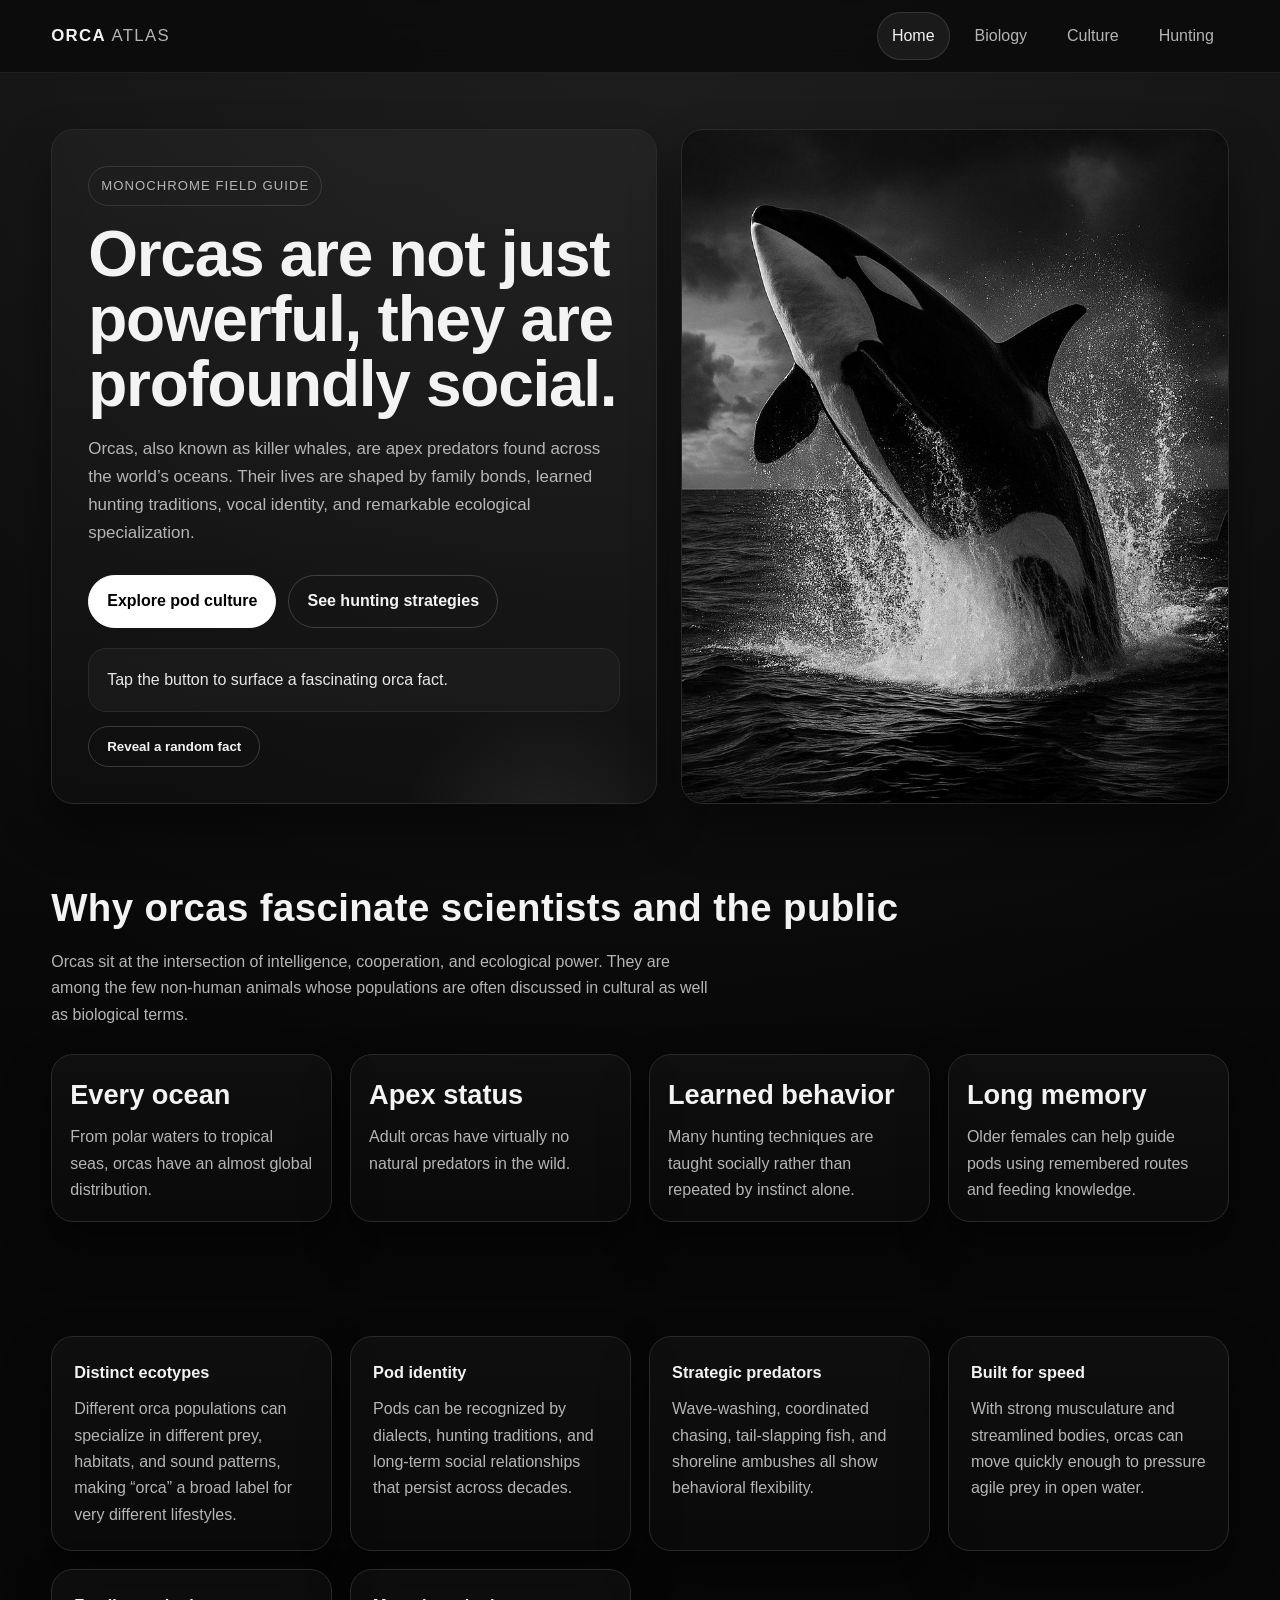
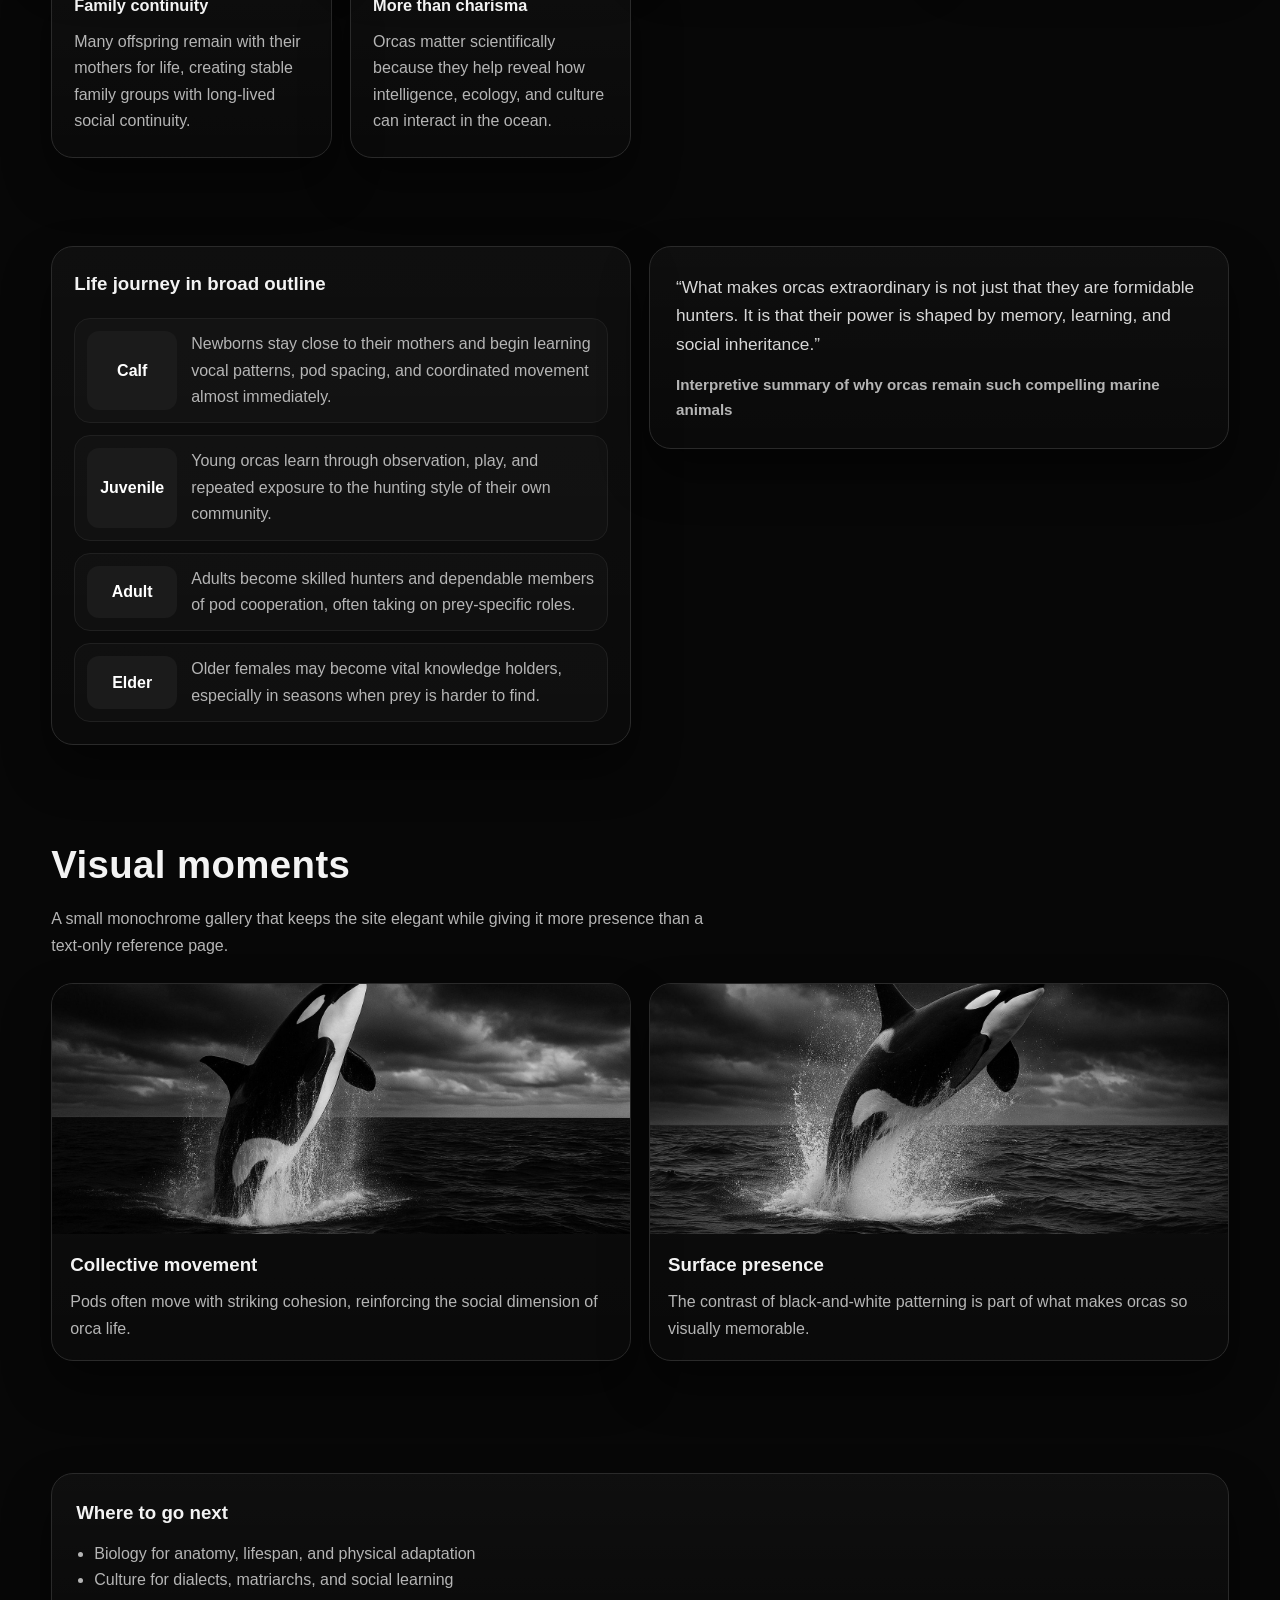
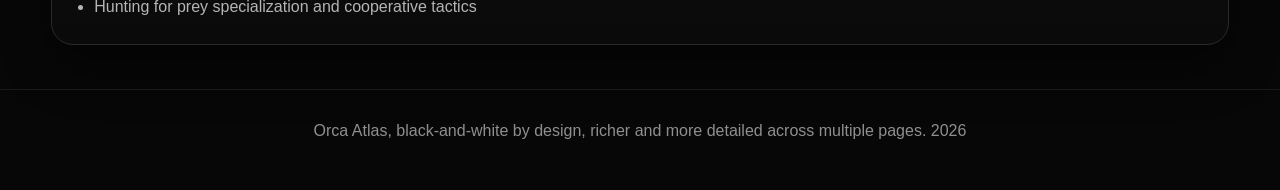
<file: index.html>
<!doctype html>
<html lang="en">
<head>
  <meta charset="UTF-8" />
  <meta name="viewport" content="width=device-width, initial-scale=1.0" />
  <title>Orca Atlas | Home</title>
  <meta name="description" content="A black-and-white multi-page site about orcas, their biology, culture, hunting strategies, and remarkable intelligence." />
  <link rel="stylesheet" href="assets/css/styles.css" />
</head>
<body>
  <header class="site-header">
    <nav class="navbar">
      <a class="brand" href="index.html">Orca <span>Atlas</span></a>
      <div class="nav-links">
        <a class="active" href="index.html">Home</a>
        <a href="biology.html">Biology</a>
        <a href="culture.html">Culture</a>
        <a href="hunting.html">Hunting</a>
      </div>
    </nav>
  </header>

  <main>
    <section class="hero wrap">
      <div class="hero-grid">
        <div class="hero-copy">
          <div class="eyebrow">Monochrome field guide</div>
          <h1>Orcas are not just powerful, they are profoundly social.</h1>
          <p class="lead">
            Orcas, also known as killer whales, are apex predators found across the world’s oceans. Their lives are shaped by
            family bonds, learned hunting traditions, vocal identity, and remarkable ecological specialization.
          </p>
          <div class="hero-actions">
            <a class="btn" href="culture.html">Explore pod culture</a>
            <a class="btn ghost" href="hunting.html">See hunting strategies</a>
          </div>
          <div class="fact-strip" id="random-fact">Tap the button to surface a fascinating orca fact.</div>
          <div class="hero-actions" style="margin-top:14px;">
            <button class="btn ghost" id="fact-button" type="button">Reveal a random fact</button>
          </div>
        </div>
        <div class="hero-media">
          <img src="assets/images/orca-hero.jpg" alt="Black-and-white image of an orca breaching" />
        </div>
      </div>
    </section>

    <section class="section wrap">
      <h2 class="section-title">Why orcas fascinate scientists and the public</h2>
      <p class="section-copy">
        Orcas sit at the intersection of intelligence, cooperation, and ecological power. They are among the few non-human animals
        whose populations are often discussed in cultural as well as biological terms.
      </p>
      <div class="stats-grid">
        <article class="stat"><strong>Every ocean</strong><span>From polar waters to tropical seas, orcas have an almost global distribution.</span></article>
        <article class="stat"><strong>Apex status</strong><span>Adult orcas have virtually no natural predators in the wild.</span></article>
        <article class="stat"><strong>Learned behavior</strong><span>Many hunting techniques are taught socially rather than repeated by instinct alone.</span></article>
        <article class="stat"><strong>Long memory</strong><span>Older females can help guide pods using remembered routes and feeding knowledge.</span></article>
      </div>
    </section>

    <section class="section wrap">
      <div class="card-grid">
        <article class="card">
          <h3>Distinct ecotypes</h3>
          <p>Different orca populations can specialize in different prey, habitats, and sound patterns, making “orca” a broad label for very different lifestyles.</p>
        </article>
        <article class="card">
          <h3>Pod identity</h3>
          <p>Pods can be recognized by dialects, hunting traditions, and long-term social relationships that persist across decades.</p>
        </article>
        <article class="card">
          <h3>Strategic predators</h3>
          <p>Wave-washing, coordinated chasing, tail-slapping fish, and shoreline ambushes all show behavioral flexibility.</p>
        </article>
        <article class="card">
          <h3>Built for speed</h3>
          <p>With strong musculature and streamlined bodies, orcas can move quickly enough to pressure agile prey in open water.</p>
        </article>
        <article class="card">
          <h3>Family continuity</h3>
          <p>Many offspring remain with their mothers for life, creating stable family groups with long-lived social continuity.</p>
        </article>
        <article class="card">
          <h3>More than charisma</h3>
          <p>Orcas matter scientifically because they help reveal how intelligence, ecology, and culture can interact in the ocean.</p>
        </article>
      </div>
    </section>

    <section class="section wrap">
      <div class="feature-grid">
        <div class="timeline">
          <h3>Life journey in broad outline</h3>
          <ul>
            <li><span class="label">Calf</span><span>Newborns stay close to their mothers and begin learning vocal patterns, pod spacing, and coordinated movement almost immediately.</span></li>
            <li><span class="label">Juvenile</span><span>Young orcas learn through observation, play, and repeated exposure to the hunting style of their own community.</span></li>
            <li><span class="label">Adult</span><span>Adults become skilled hunters and dependable members of pod cooperation, often taking on prey-specific roles.</span></li>
            <li><span class="label">Elder</span><span>Older females may become vital knowledge holders, especially in seasons when prey is harder to find.</span></li>
          </ul>
        </div>
        <div class="quote">
          “What makes orcas extraordinary is not just that they are formidable hunters. It is that their power is shaped by memory, learning, and social inheritance.”
          <strong>Interpretive summary of why orcas remain such compelling marine animals</strong>
        </div>
      </div>
    </section>

    <section class="section wrap">
      <h2 class="section-title">Visual moments</h2>
      <p class="section-copy">A small monochrome gallery that keeps the site elegant while giving it more presence than a text-only reference page.</p>
      <div class="image-grid">
        <article class="image-card">
          <img src="assets/images/orca-pod.jpg" alt="A pod of orcas swimming together in black and white" />
          <div class="caption">
            <h3>Collective movement</h3>
            <p>Pods often move with striking cohesion, reinforcing the social dimension of orca life.</p>
          </div>
        </article>
        <article class="image-card">
          <img src="assets/images/orca-portrait.jpg" alt="Close black-and-white portrait of an orca at the surface" />
          <div class="caption">
            <h3>Surface presence</h3>
            <p>The contrast of black-and-white patterning is part of what makes orcas so visually memorable.</p>
          </div>
        </article>
      </div>
    </section>

    <section class="section wrap">
      <div class="callout">
        <h3>Where to go next</h3>
        <ul>
          <li><a href="biology.html">Biology</a> for anatomy, lifespan, and physical adaptation</li>
          <li><a href="culture.html">Culture</a> for dialects, matriarchs, and social learning</li>
          <li><a href="hunting.html">Hunting</a> for prey specialization and cooperative tactics</li>
        </ul>
      </div>
    </section>
  </main>

  <footer class="site-footer">
    <div class="wrap">Orca Atlas, black-and-white by design, richer and more detailed across multiple pages. <span id="year"></span></div>
  </footer>

  <script src="assets/js/main.js"></script>
</body>
</html>
</file>
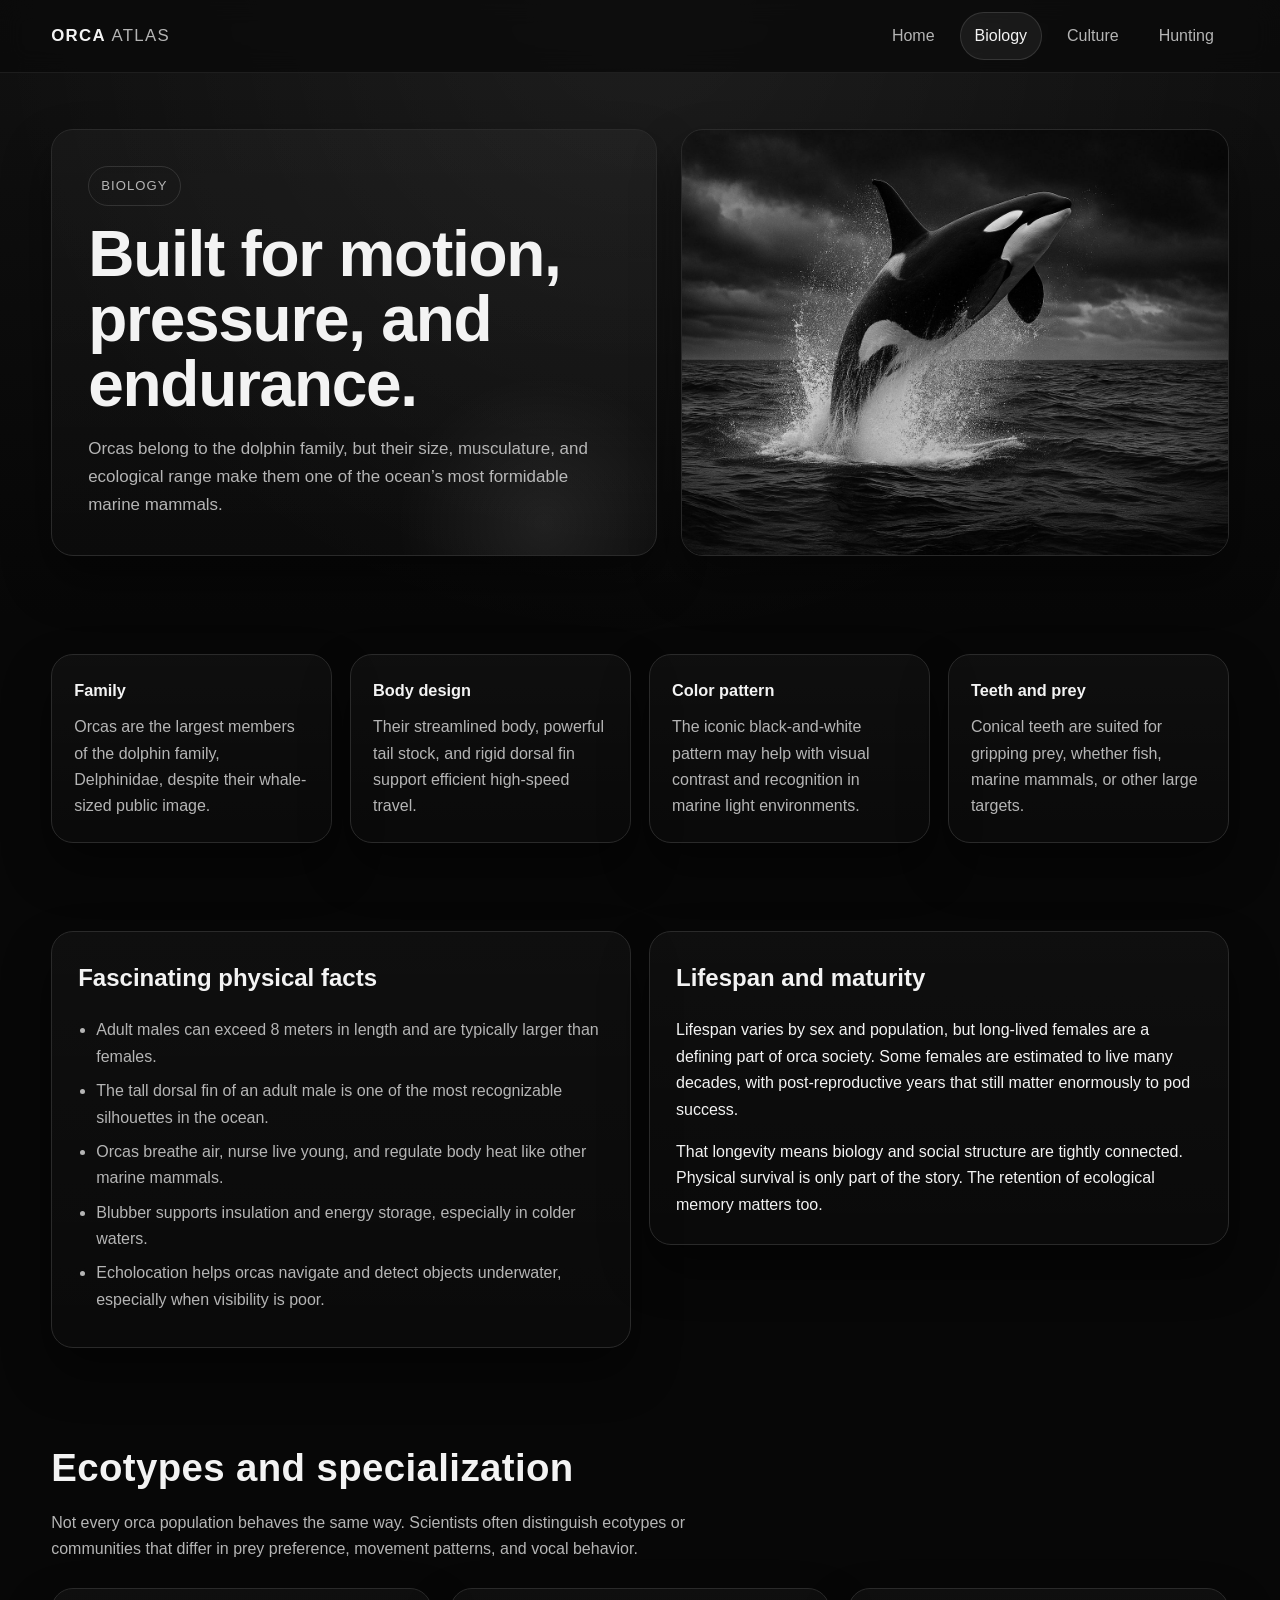
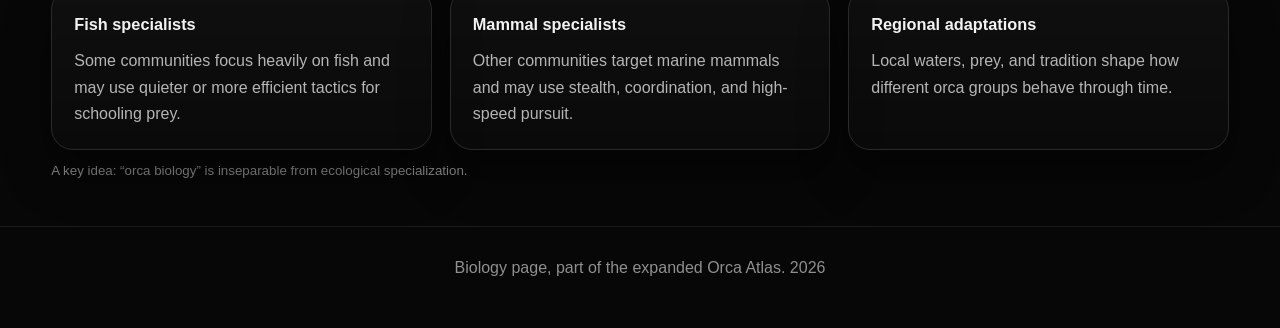
<file: biology.html>
<!doctype html>
<html lang="en">
<head>
  <meta charset="UTF-8" />
  <meta name="viewport" content="width=device-width, initial-scale=1.0" />
  <title>Orca Atlas | Biology</title>
  <meta name="description" content="Physical adaptations, lifespan, ecotypes, and anatomy of orcas." />
  <link rel="stylesheet" href="assets/css/styles.css" />
</head>
<body>
  <header class="site-header">
    <nav class="navbar">
      <a class="brand" href="index.html">Orca <span>Atlas</span></a>
      <div class="nav-links">
        <a href="index.html">Home</a>
        <a class="active" href="biology.html">Biology</a>
        <a href="culture.html">Culture</a>
        <a href="hunting.html">Hunting</a>
      </div>
    </nav>
  </header>

  <main class="wrap">
    <section class="hero">
      <div class="hero-grid">
        <div class="hero-copy">
          <div class="eyebrow">Biology</div>
          <h1>Built for motion, pressure, and endurance.</h1>
          <p class="lead">
            Orcas belong to the dolphin family, but their size, musculature, and ecological range make them one of the ocean’s most formidable marine mammals.
          </p>
        </div>
        <div class="hero-media">
          <img src="assets/images/orca-portrait.jpg" alt="Close black-and-white orca portrait" />
        </div>
      </div>
    </section>

    <section class="section">
      <div class="card-grid">
        <article class="card"><h3>Family</h3><p>Orcas are the largest members of the dolphin family, Delphinidae, despite their whale-sized public image.</p></article>
        <article class="card"><h3>Body design</h3><p>Their streamlined body, powerful tail stock, and rigid dorsal fin support efficient high-speed travel.</p></article>
        <article class="card"><h3>Color pattern</h3><p>The iconic black-and-white pattern may help with visual contrast and recognition in marine light environments.</p></article>
        <article class="card"><h3>Teeth and prey</h3><p>Conical teeth are suited for gripping prey, whether fish, marine mammals, or other large targets.</p></article>
      </div>
    </section>

    <section class="section">
      <div class="feature-grid">
        <div class="panel">
          <h2>Fascinating physical facts</h2>
          <ul>
            <li>Adult males can exceed 8 meters in length and are typically larger than females.</li>
            <li>The tall dorsal fin of an adult male is one of the most recognizable silhouettes in the ocean.</li>
            <li>Orcas breathe air, nurse live young, and regulate body heat like other marine mammals.</li>
            <li>Blubber supports insulation and energy storage, especially in colder waters.</li>
            <li>Echolocation helps orcas navigate and detect objects underwater, especially when visibility is poor.</li>
          </ul>
        </div>
        <div class="panel">
          <h2>Lifespan and maturity</h2>
          <p>
            Lifespan varies by sex and population, but long-lived females are a defining part of orca society. Some females are estimated to live many decades,
            with post-reproductive years that still matter enormously to pod success.
          </p>
          <p>
            That longevity means biology and social structure are tightly connected. Physical survival is only part of the story. The retention of ecological memory matters too.
          </p>
        </div>
      </div>
    </section>

    <section class="section">
      <h2 class="section-title">Ecotypes and specialization</h2>
      <p class="section-copy">
        Not every orca population behaves the same way. Scientists often distinguish ecotypes or communities that differ in prey preference, movement patterns, and vocal behavior.
      </p>
      <div class="card-grid">
        <article class="card"><h3>Fish specialists</h3><p>Some communities focus heavily on fish and may use quieter or more efficient tactics for schooling prey.</p></article>
        <article class="card"><h3>Mammal specialists</h3><p>Other communities target marine mammals and may use stealth, coordination, and high-speed pursuit.</p></article>
        <article class="card"><h3>Regional adaptations</h3><p>Local waters, prey, and tradition shape how different orca groups behave through time.</p></article>
      </div>
      <small class="note">A key idea: “orca biology” is inseparable from ecological specialization.</small>
    </section>
  </main>

  <footer class="site-footer">
    <div class="wrap">Biology page, part of the expanded Orca Atlas. <span id="year"></span></div>
  </footer>

  <script src="assets/js/main.js"></script>
</body>
</html>
</file>
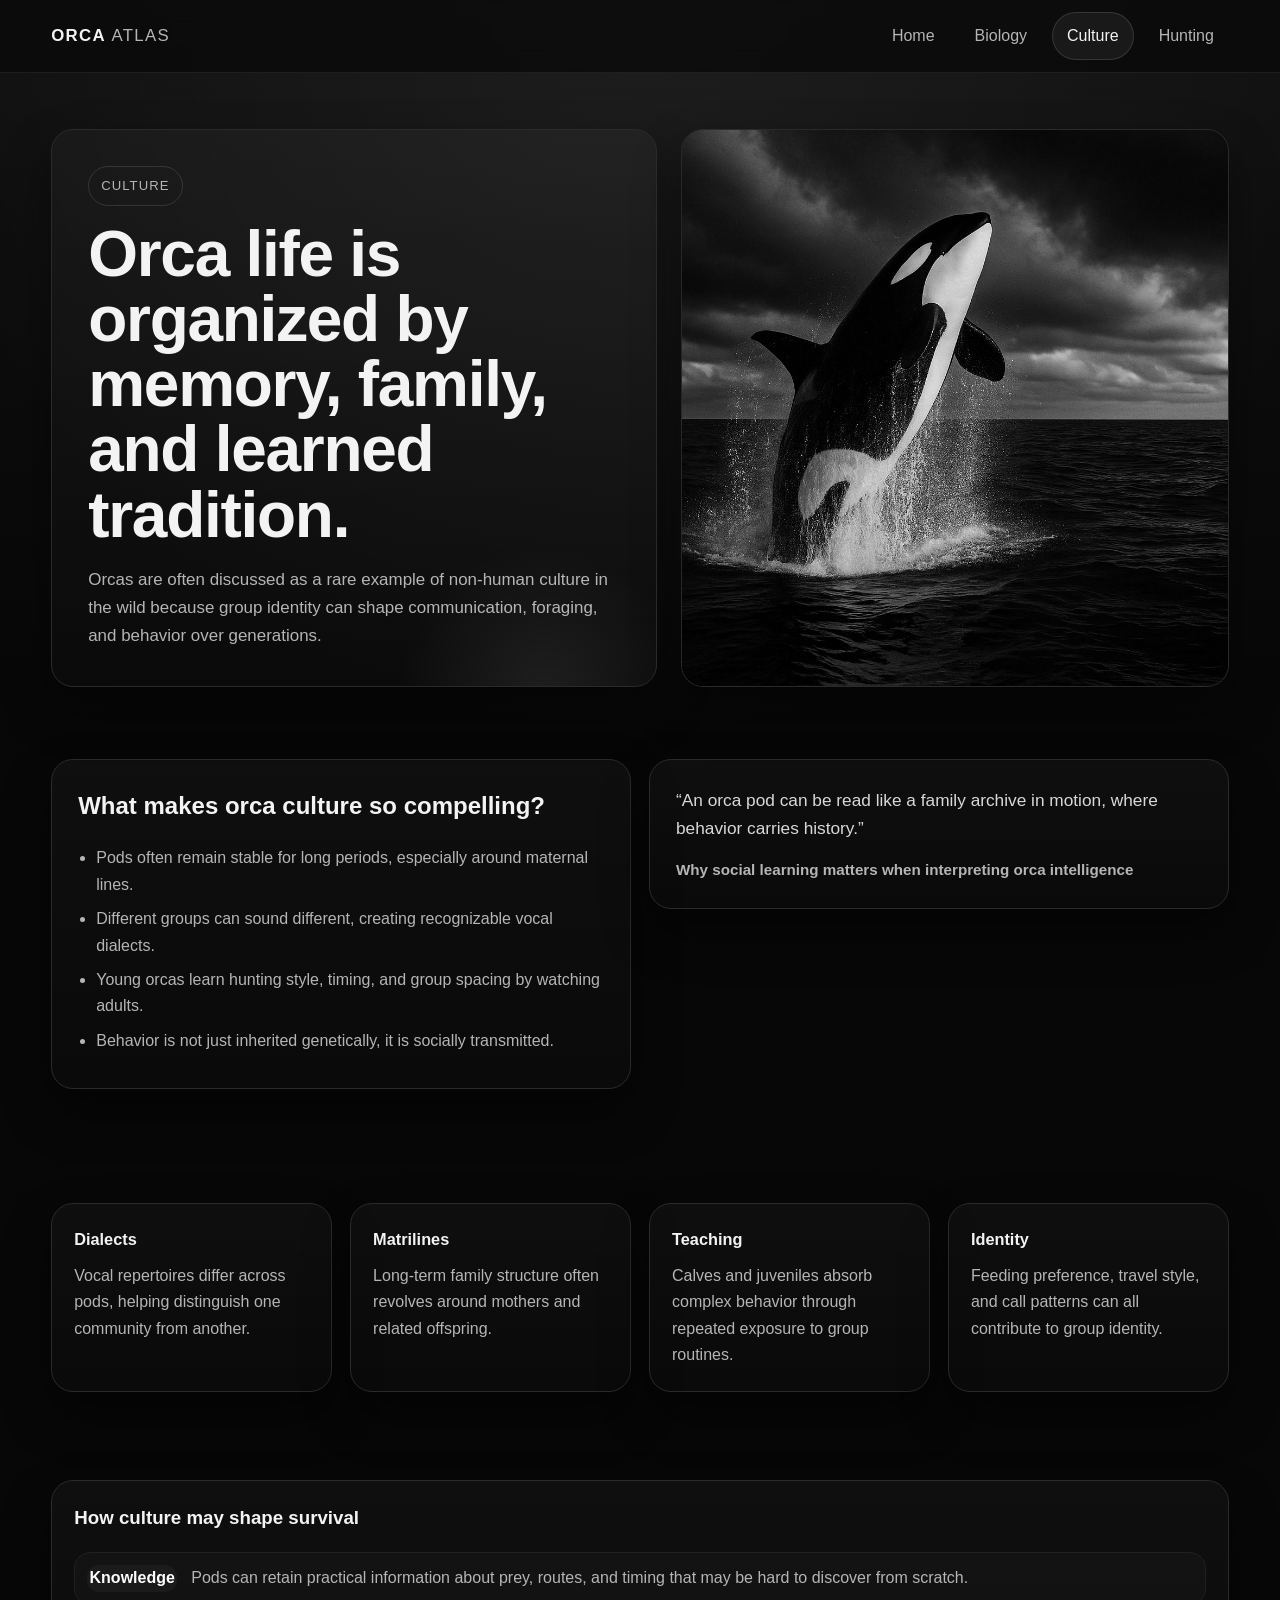
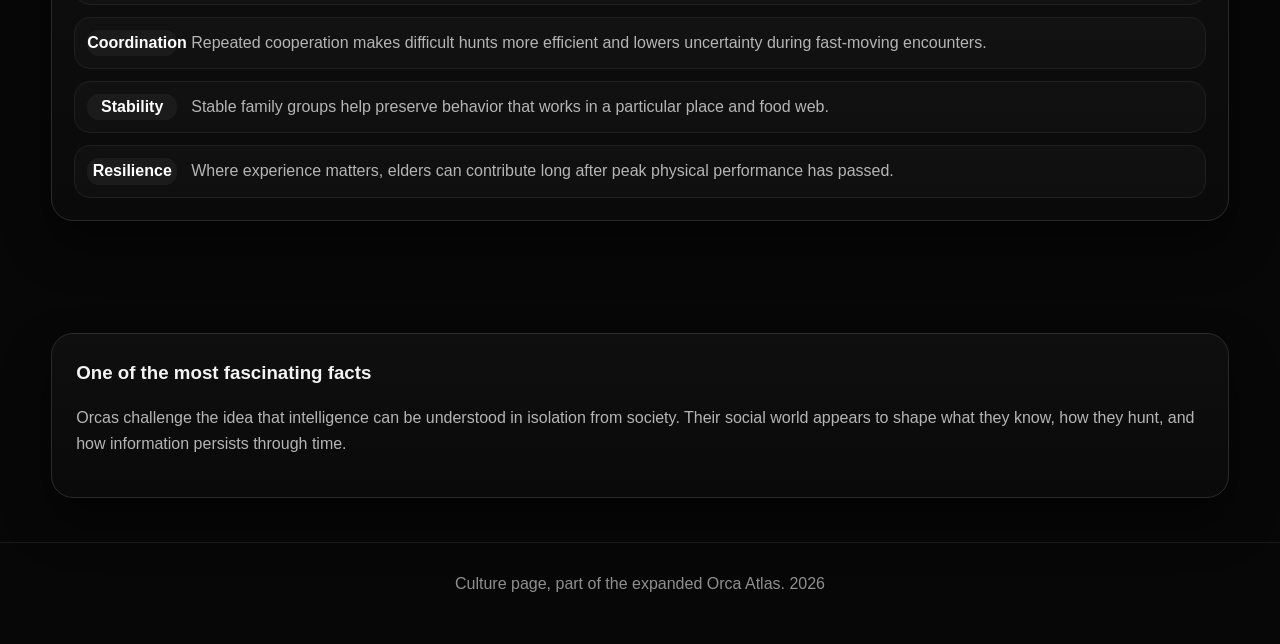
<file: culture.html>
<!doctype html>
<html lang="en">
<head>
  <meta charset="UTF-8" />
  <meta name="viewport" content="width=device-width, initial-scale=1.0" />
  <title>Orca Atlas | Culture</title>
  <meta name="description" content="Orca pod culture, dialects, family structure, and social learning." />
  <link rel="stylesheet" href="assets/css/styles.css" />
</head>
<body>
  <header class="site-header">
    <nav class="navbar">
      <a class="brand" href="index.html">Orca <span>Atlas</span></a>
      <div class="nav-links">
        <a href="index.html">Home</a>
        <a href="biology.html">Biology</a>
        <a class="active" href="culture.html">Culture</a>
        <a href="hunting.html">Hunting</a>
      </div>
    </nav>
  </header>

  <main class="wrap">
    <section class="hero">
      <div class="hero-grid">
        <div class="hero-copy">
          <div class="eyebrow">Culture</div>
          <h1>Orca life is organized by memory, family, and learned tradition.</h1>
          <p class="lead">
            Orcas are often discussed as a rare example of non-human culture in the wild because group identity can shape communication, foraging, and behavior over generations.
          </p>
        </div>
        <div class="hero-media">
          <img src="assets/images/orca-pod.jpg" alt="A black-and-white orca pod moving together" />
        </div>
      </div>
    </section>

    <section class="section">
      <div class="feature-grid">
        <div class="panel">
          <h2>What makes orca culture so compelling?</h2>
          <ul>
            <li>Pods often remain stable for long periods, especially around maternal lines.</li>
            <li>Different groups can sound different, creating recognizable vocal dialects.</li>
            <li>Young orcas learn hunting style, timing, and group spacing by watching adults.</li>
            <li>Behavior is not just inherited genetically, it is socially transmitted.</li>
          </ul>
        </div>
        <div class="quote">
          “An orca pod can be read like a family archive in motion, where behavior carries history.”
          <strong>Why social learning matters when interpreting orca intelligence</strong>
        </div>
      </div>
    </section>

    <section class="section">
      <div class="card-grid">
        <article class="card"><h3>Dialects</h3><p>Vocal repertoires differ across pods, helping distinguish one community from another.</p></article>
        <article class="card"><h3>Matrilines</h3><p>Long-term family structure often revolves around mothers and related offspring.</p></article>
        <article class="card"><h3>Teaching</h3><p>Calves and juveniles absorb complex behavior through repeated exposure to group routines.</p></article>
        <article class="card"><h3>Identity</h3><p>Feeding preference, travel style, and call patterns can all contribute to group identity.</p></article>
      </div>
    </section>

    <section class="section">
      <div class="timeline">
        <h3>How culture may shape survival</h3>
        <ul>
          <li><span class="label">Knowledge</span><span>Pods can retain practical information about prey, routes, and timing that may be hard to discover from scratch.</span></li>
          <li><span class="label">Coordination</span><span>Repeated cooperation makes difficult hunts more efficient and lowers uncertainty during fast-moving encounters.</span></li>
          <li><span class="label">Stability</span><span>Stable family groups help preserve behavior that works in a particular place and food web.</span></li>
          <li><span class="label">Resilience</span><span>Where experience matters, elders can contribute long after peak physical performance has passed.</span></li>
        </ul>
      </div>
    </section>

    <section class="section">
      <div class="callout">
        <h3>One of the most fascinating facts</h3>
        <p>
          Orcas challenge the idea that intelligence can be understood in isolation from society. Their social world appears to shape what they know, how they hunt,
          and how information persists through time.
        </p>
      </div>
    </section>
  </main>

  <footer class="site-footer">
    <div class="wrap">Culture page, part of the expanded Orca Atlas. <span id="year"></span></div>
  </footer>

  <script src="assets/js/main.js"></script>
</body>
</html>
</file>
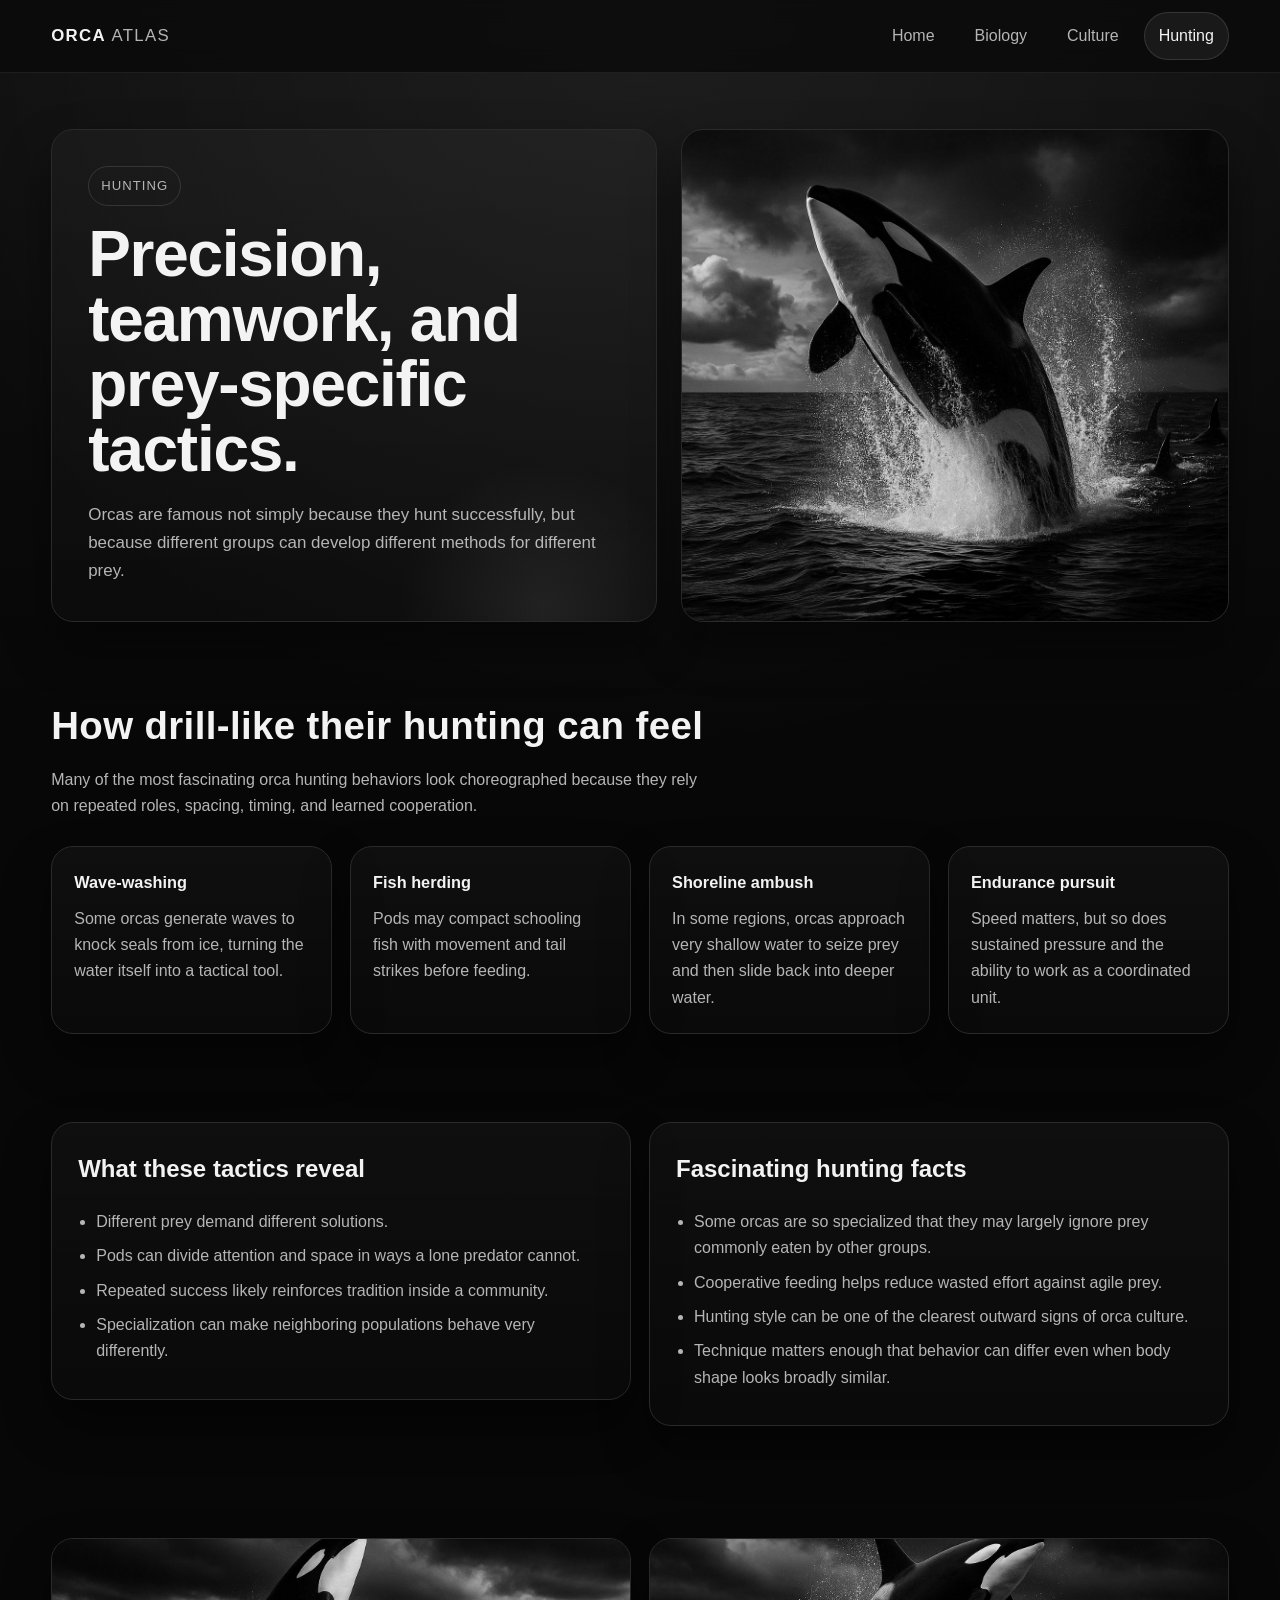
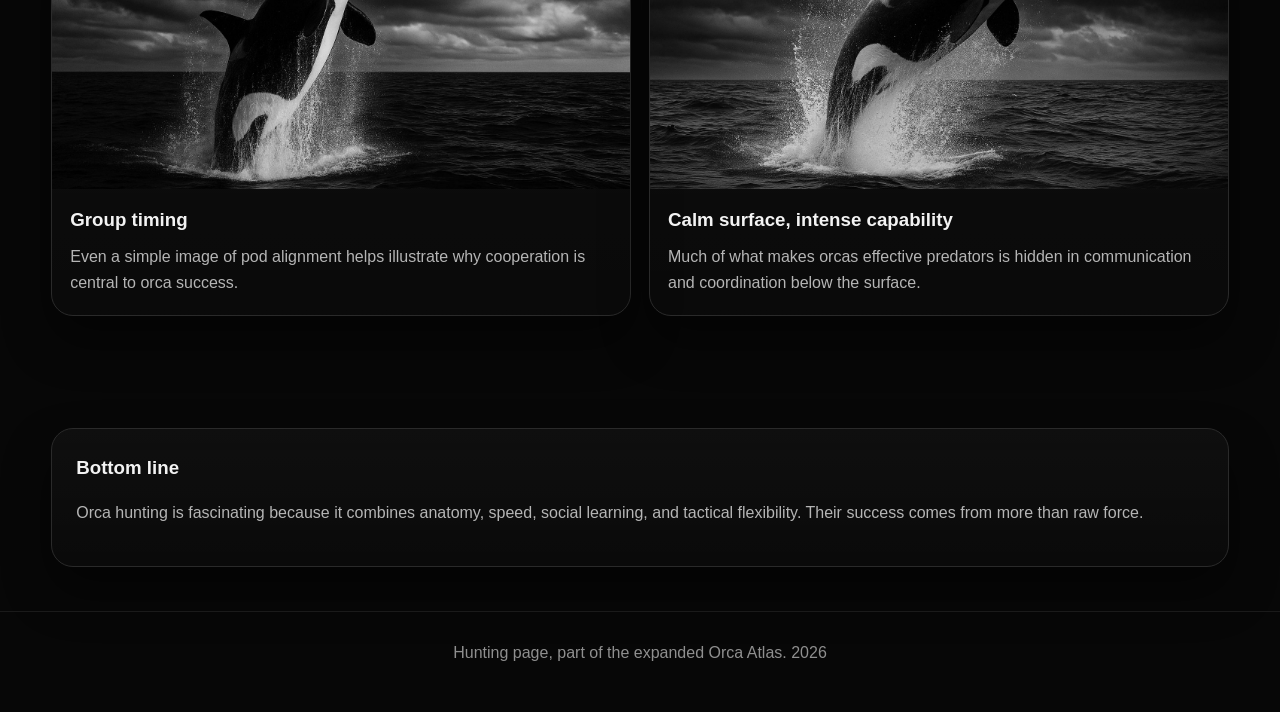
<file: hunting.html>
<!doctype html>
<html lang="en">
<head>
  <meta charset="UTF-8" />
  <meta name="viewport" content="width=device-width, initial-scale=1.0" />
  <title>Orca Atlas | Hunting</title>
  <meta name="description" content="How orcas hunt, cooperate, specialize on prey, and adapt tactics." />
  <link rel="stylesheet" href="assets/css/styles.css" />
</head>
<body>
  <header class="site-header">
    <nav class="navbar">
      <a class="brand" href="index.html">Orca <span>Atlas</span></a>
      <div class="nav-links">
        <a href="index.html">Home</a>
        <a href="biology.html">Biology</a>
        <a href="culture.html">Culture</a>
        <a class="active" href="hunting.html">Hunting</a>
      </div>
    </nav>
  </header>

  <main class="wrap">
    <section class="hero">
      <div class="hero-grid">
        <div class="hero-copy">
          <div class="eyebrow">Hunting</div>
          <h1>Precision, teamwork, and prey-specific tactics.</h1>
          <p class="lead">
            Orcas are famous not simply because they hunt successfully, but because different groups can develop different methods for different prey.
          </p>
        </div>
        <div class="hero-media">
          <img src="assets/images/orca-hero.jpg" alt="Orca hunting scene in black and white" />
        </div>
      </div>
    </section>

    <section class="section">
      <h2 class="section-title">How drill-like their hunting can feel</h2>
      <p class="section-copy">
        Many of the most fascinating orca hunting behaviors look choreographed because they rely on repeated roles, spacing, timing, and learned cooperation.
      </p>
      <div class="card-grid">
        <article class="card"><h3>Wave-washing</h3><p>Some orcas generate waves to knock seals from ice, turning the water itself into a tactical tool.</p></article>
        <article class="card"><h3>Fish herding</h3><p>Pods may compact schooling fish with movement and tail strikes before feeding.</p></article>
        <article class="card"><h3>Shoreline ambush</h3><p>In some regions, orcas approach very shallow water to seize prey and then slide back into deeper water.</p></article>
        <article class="card"><h3>Endurance pursuit</h3><p>Speed matters, but so does sustained pressure and the ability to work as a coordinated unit.</p></article>
      </div>
    </section>

    <section class="section">
      <div class="feature-grid">
        <div class="panel">
          <h2>What these tactics reveal</h2>
          <ul>
            <li>Different prey demand different solutions.</li>
            <li>Pods can divide attention and space in ways a lone predator cannot.</li>
            <li>Repeated success likely reinforces tradition inside a community.</li>
            <li>Specialization can make neighboring populations behave very differently.</li>
          </ul>
        </div>
        <div class="panel">
          <h2>Fascinating hunting facts</h2>
          <ul>
            <li>Some orcas are so specialized that they may largely ignore prey commonly eaten by other groups.</li>
            <li>Cooperative feeding helps reduce wasted effort against agile prey.</li>
            <li>Hunting style can be one of the clearest outward signs of orca culture.</li>
            <li>Technique matters enough that behavior can differ even when body shape looks broadly similar.</li>
          </ul>
        </div>
      </div>
    </section>

    <section class="section">
      <div class="image-grid">
        <article class="image-card">
          <img src="assets/images/orca-pod.jpg" alt="Orca pod moving together" />
          <div class="caption">
            <h3>Group timing</h3>
            <p>Even a simple image of pod alignment helps illustrate why cooperation is central to orca success.</p>
          </div>
        </article>
        <article class="image-card">
          <img src="assets/images/orca-portrait.jpg" alt="Orca portrait at the surface" />
          <div class="caption">
            <h3>Calm surface, intense capability</h3>
            <p>Much of what makes orcas effective predators is hidden in communication and coordination below the surface.</p>
          </div>
        </article>
      </div>
    </section>

    <section class="section">
      <div class="callout">
        <h3>Bottom line</h3>
        <p>
          Orca hunting is fascinating because it combines anatomy, speed, social learning, and tactical flexibility. Their success comes from more than raw force.
        </p>
      </div>
    </section>
  </main>

  <footer class="site-footer">
    <div class="wrap">Hunting page, part of the expanded Orca Atlas. <span id="year"></span></div>
  </footer>

  <script src="assets/js/main.js"></script>
</body>
</html>
</file>
<file: assets/css/styles.css>
:root {
  --bg: #070707;
  --panel: #111111;
  --panel-2: #171717;
  --line: #2a2a2a;
  --line-soft: #202020;
  --text: #f3f3f3;
  --muted: #b5b5b5;
  --muted-2: #8f8f8f;
  --accent: #ffffff;
  --shadow: 0 24px 48px rgba(0, 0, 0, 0.45);
  --radius: 22px;
  --wrap: min(1180px, 92vw);
}

* { box-sizing: border-box; }
html { scroll-behavior: smooth; }
body {
  margin: 0;
  color: var(--text);
  background:
    radial-gradient(circle at top, rgba(255,255,255,0.06), transparent 32%),
    linear-gradient(180deg, #111111 0%, var(--bg) 32%);
  font-family: Inter, -apple-system, BlinkMacSystemFont, "Segoe UI", Roboto, Helvetica, Arial, sans-serif;
  line-height: 1.65;
}

a { color: inherit; text-decoration: none; }
img { max-width: 100%; display: block; }

.wrap { width: var(--wrap); margin: 0 auto; }
.section { padding: 44px 0; }
.section-title {
  margin: 0 0 10px;
  font-size: clamp(1.6rem, 3vw, 2.4rem);
  letter-spacing: .01em;
}
.section-copy {
  margin: 0;
  color: var(--muted);
  max-width: 74ch;
}

.site-header {
  position: sticky;
  top: 0;
  z-index: 50;
  backdrop-filter: blur(12px);
  background: rgba(10, 10, 10, 0.82);
  border-bottom: 1px solid rgba(255,255,255,0.08);
}
.navbar {
  width: var(--wrap);
  margin: 0 auto;
  min-height: 72px;
  display: flex;
  align-items: center;
  justify-content: space-between;
  gap: 20px;
}
.brand {
  font-size: 1.05rem;
  font-weight: 700;
  letter-spacing: .08em;
  text-transform: uppercase;
}
.brand span { color: var(--muted); font-weight: 500; }
.nav-links {
  display: flex;
  flex-wrap: wrap;
  gap: 10px;
}
.nav-links a {
  color: var(--muted);
  border: 1px solid transparent;
  padding: 10px 14px;
  border-radius: 999px;
  transition: background .2s ease, color .2s ease, border-color .2s ease;
}
.nav-links a:hover,
.nav-links a.active {
  color: var(--text);
  background: rgba(255,255,255,0.06);
  border-color: rgba(255,255,255,0.12);
}

.hero {
  padding: 56px 0 28px;
}
.hero-grid {
  display: grid;
  grid-template-columns: 1.05fr .95fr;
  gap: 24px;
  align-items: stretch;
}
.hero-copy,
.hero-media,
.panel,
.card,
.stat,
.quote,
.timeline,
.image-card,
.callout {
  border: 1px solid var(--line);
  background: linear-gradient(180deg, rgba(255,255,255,0.03), rgba(255,255,255,0.01));
  border-radius: var(--radius);
  box-shadow: var(--shadow);
}
.hero-copy {
  padding: 36px;
  position: relative;
  overflow: hidden;
}
.hero-copy::after {
  content: "";
  position: absolute;
  inset: auto -8% -30% auto;
  width: 320px;
  height: 320px;
  background: radial-gradient(circle, rgba(255,255,255,0.08), transparent 65%);
  pointer-events: none;
}
.eyebrow {
  display: inline-flex;
  align-items: center;
  gap: 8px;
  margin-bottom: 16px;
  padding: 8px 12px;
  border-radius: 999px;
  border: 1px solid rgba(255,255,255,0.12);
  color: var(--muted);
  font-size: .82rem;
  text-transform: uppercase;
  letter-spacing: .08em;
}
.hero h1 {
  margin: 0;
  font-size: clamp(2.2rem, 5vw, 4.4rem);
  line-height: 1.02;
  letter-spacing: -.02em;
}
.hero p.lead {
  margin: 18px 0 0;
  color: var(--muted);
  font-size: 1.06rem;
  max-width: 62ch;
}
.hero-actions {
  display: flex;
  flex-wrap: wrap;
  gap: 12px;
  margin-top: 28px;
}
.btn {
  display: inline-flex;
  align-items: center;
  justify-content: center;
  padding: 12px 18px;
  border-radius: 999px;
  border: 1px solid #fff;
  background: #fff;
  color: #000;
  font-weight: 700;
  transition: transform .2s ease, box-shadow .2s ease, background .2s ease, color .2s ease;
}
.btn:hover { transform: translateY(-2px); box-shadow: 0 10px 24px rgba(255,255,255,0.12); }
.btn.ghost {
  background: transparent;
  color: var(--text);
  border-color: rgba(255,255,255,0.18);
}
.btn.ghost:hover { background: rgba(255,255,255,0.08); }
.hero-media {
  overflow: hidden;
  min-height: 420px;
}
.hero-media img {
  width: 100%;
  height: 100%;
  object-fit: cover;
  filter: grayscale(100%);
}

.stats-grid,
.card-grid,
.image-grid,
.feature-grid {
  display: grid;
  gap: 18px;
}
.stats-grid {
  grid-template-columns: repeat(auto-fit, minmax(180px, 1fr));
  margin-top: 26px;
}
.stat {
  padding: 18px;
}
.stat strong {
  display: block;
  font-size: 1.7rem;
  margin-bottom: 6px;
}
.stat span { color: var(--muted); }
.card-grid {
  grid-template-columns: repeat(auto-fit, minmax(240px, 1fr));
  margin-top: 26px;
}
.card {
  padding: 22px;
  position: relative;
  overflow: hidden;
}
.card h3 { margin: 0 0 10px; font-size: 1.02rem; }
.card p { margin: 0; color: var(--muted); }
.card::before {
  content: "";
  position: absolute;
  inset: 0;
  background: linear-gradient(120deg, transparent, rgba(255,255,255,0.06), transparent);
  transform: translateX(-130%);
  transition: transform .8s ease;
}
.card:hover::before { transform: translateX(130%); }
.card:hover { border-color: rgba(255,255,255,0.18); }

.panel {
  padding: 26px;
}
.panel h2,
.panel h3 { margin-top: 0; }
.panel p:last-child { margin-bottom: 0; }
.panel ul { margin: 12px 0 0; padding-left: 18px; }
.panel li { margin: 8px 0; color: var(--muted); }

.image-grid {
  grid-template-columns: repeat(auto-fit, minmax(260px, 1fr));
  margin-top: 24px;
}
.image-card {
  overflow: hidden;
}
.image-card img {
  width: 100%;
  height: 250px;
  object-fit: cover;
  filter: grayscale(100%);
}
.image-card .caption {
  padding: 16px 18px 18px;
}
.image-card h3 { margin: 0 0 8px; }
.image-card p { margin: 0; color: var(--muted); }

.feature-grid {
  grid-template-columns: 1fr 1fr;
  align-items: start;
}
.quote {
  padding: 26px;
  color: #d8d8d8;
  font-size: 1.08rem;
}
.quote strong {
  display: block;
  margin-top: 14px;
  font-size: .95rem;
  color: var(--muted);
}

.timeline {
  padding: 22px;
}
.timeline h3 { margin-top: 0; }
.timeline ul {
  list-style: none;
  margin: 0;
  padding: 0;
  display: grid;
  gap: 12px;
}
.timeline li {
  display: grid;
  grid-template-columns: 90px 1fr;
  gap: 14px;
  padding: 12px;
  border: 1px solid var(--line-soft);
  border-radius: 16px;
  background: rgba(255,255,255,0.02);
}
.timeline .label {
  border-radius: 12px;
  background: #1b1b1b;
  color: #fff;
  font-weight: 700;
  display: grid;
  place-items: center;
}
.timeline span:last-child { color: var(--muted); }

.callout {
  padding: 24px;
  margin-top: 24px;
}
.callout h3 { margin: 0 0 10px; }
.callout p,
.callout li { color: var(--muted); }
.callout ul { margin: 12px 0 0; padding-left: 18px; }

.fact-strip {
  margin-top: 20px;
  padding: 16px 18px;
  border-radius: 18px;
  border: 1px solid var(--line);
  background: rgba(255,255,255,0.03);
  color: #e7e7e7;
  min-height: 64px;
  display: flex;
  align-items: center;
}

.site-footer {
  border-top: 1px solid rgba(255,255,255,0.08);
  padding: 28px 0 46px;
  color: var(--muted-2);
  text-align: center;
}

small.note { color: var(--muted-2); display: block; margin-top: 10px; }

@media (max-width: 960px) {
  .hero-grid,
  .feature-grid {
    grid-template-columns: 1fr;
  }
  .hero-media { min-height: 320px; }
}

@media (max-width: 640px) {
  .navbar {
    padding: 12px 0;
    align-items: flex-start;
    flex-direction: column;
  }
  .timeline li {
    grid-template-columns: 1fr;
  }
  .timeline .label {
    min-height: 44px;
  }
}
</file>
